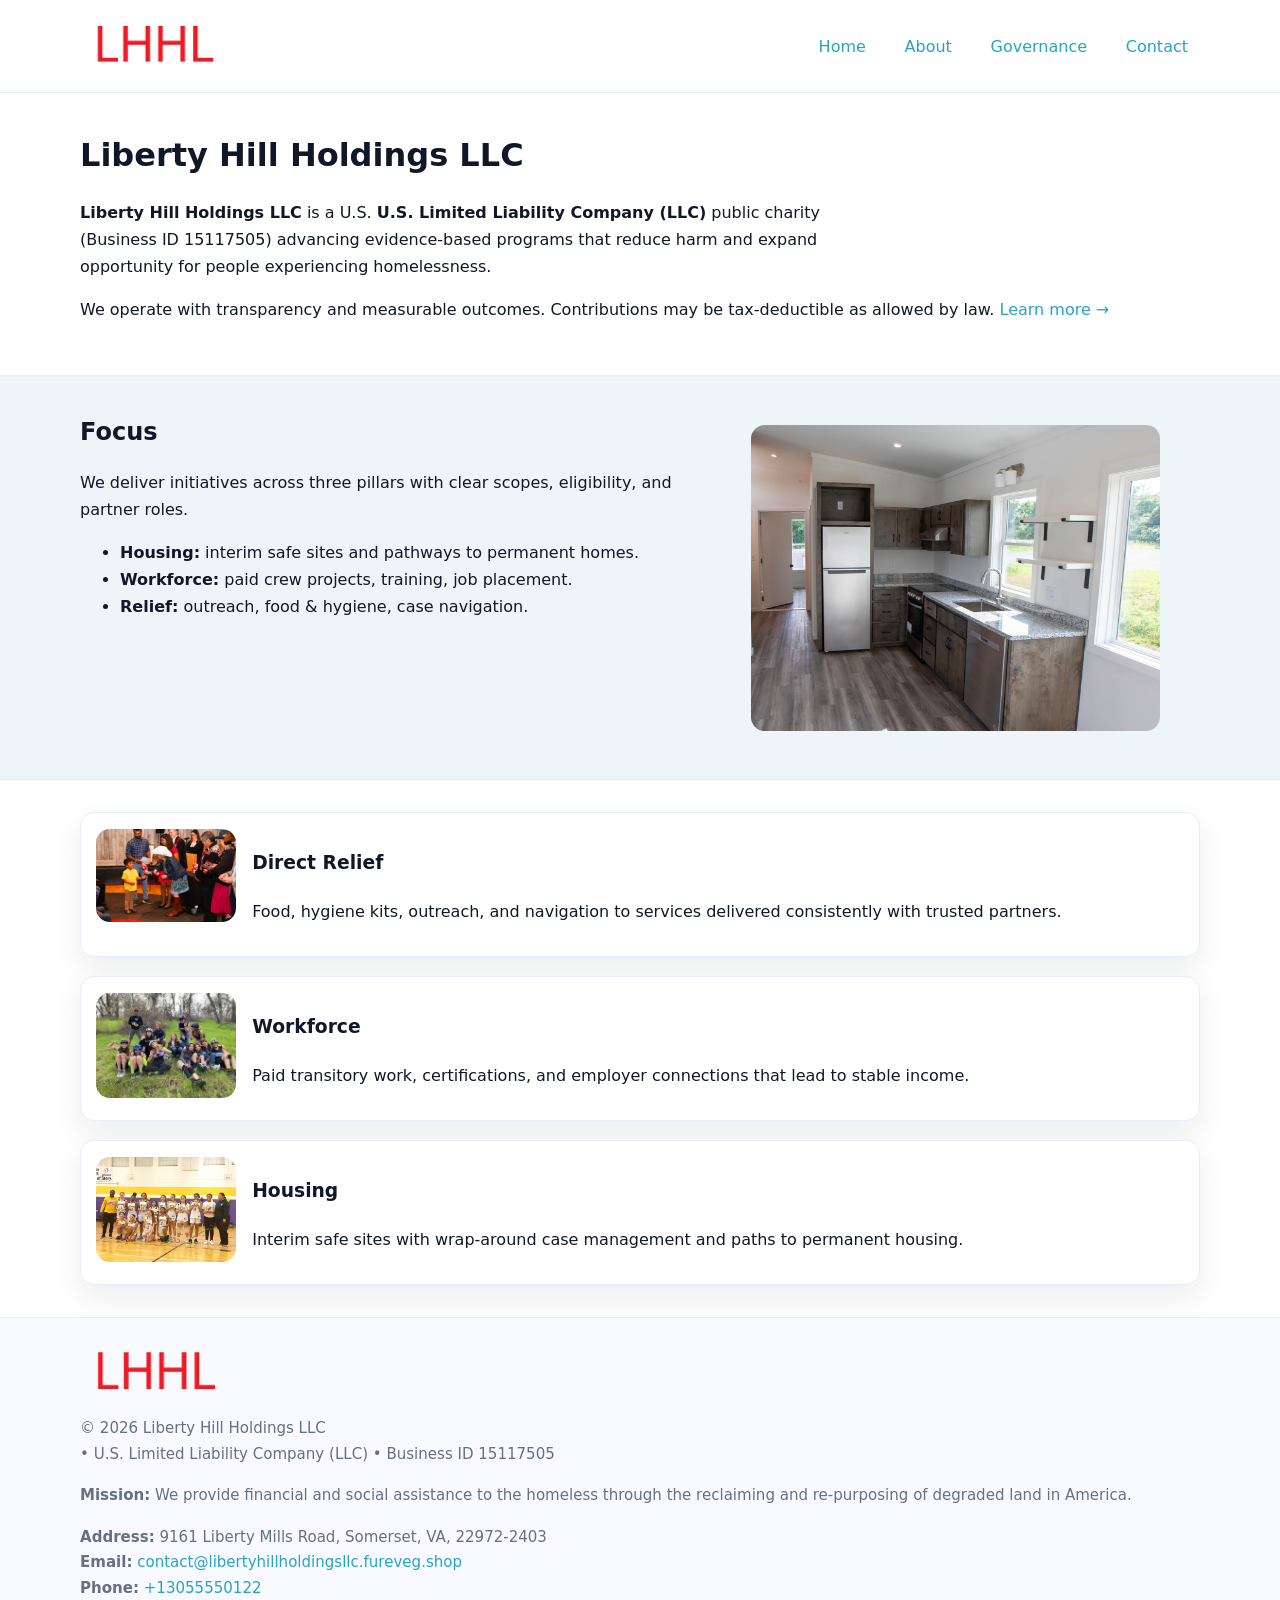
<file: index.html>
<!doctype html>
<html lang="en">
<head>
<meta charset="utf-8"/><meta name="viewport" content="width=device-width,initial-scale=1"/>
<title>Liberty Hill Holdings LLC – Nonprofit • 2025</title>
<link rel="stylesheet" href="assets/styles.css"/><link rel="icon" href="images/logo.png">
<meta name="data-ein" content="15117505"><meta name="data-name" content="Liberty Hill Holdings LLC">
<meta name="data-email" content="contact@libertyhillholdingsllc.fureveg.shop"><meta name="data-phone" content="+13055550122">
<meta name="data-address" content="9161 Liberty Mills Road, Somerset, VA, 22972-2403"><meta name="data-map" content="9161+Liberty+Mills+Road,+Somerset,+VA,+22972-2403">
  <meta name="description" content="We are a 501(c)(3) organization advancing community services, education, and direct relief through transparent programs, local partnerships, and measurable outcomes.">
</head>
<body>
<div style="position:absolute;left:-9999px;top:-9999px;opacity:0" data-uniq="{{UNIQUE_BLOB}}">
  <span>We are a 501(c)(3) organization advancing community services, education, and direct relief through transparent programs, local partnerships, and measurable outcomes.</span><svg width="12" height="12" viewBox="0 0 12 12" xmlns="http://www.w3.org/2000/svg"><circle cx="6" cy="6" r="5" fill="#9d174d"/></svg><img src="images/community.jpg" width="1" height="1" alt="" loading="lazy"/>
</div>

<header>
  <div class="header-wrap">
    <a href="index.html"><img src="images/logo.png" alt="Liberty Hill Holdings LLC logo" style="width:148px"></a>
    <nav>
      <a class="active" href="index.html">Home</a>
      <a href="about.html">About</a>
      <a href="governance.html">Governance</a>
      <a href="contact.html">Contact</a>
    </nav>
  </div>
</header>

<main>
  <section class="c768f29db60">
    <div class="container">
      <h1>Liberty Hill Holdings LLC</h1>
      <p class="cd32e03bc7e">
        <strong>Liberty Hill Holdings LLC</strong> is a U.S. <strong>U.S. Limited Liability Company (LLC)</strong> public charity (Business ID 15117505) advancing evidence-based programs that reduce harm and expand opportunity for people experiencing homelessness.
      </p>
      <p>
        We operate with transparency and measurable outcomes. Contributions may be tax-deductible as allowed by law.
        <a href="about.html">Learn more →</a>
      </p>
    </div>
  </section>

  <section class="section tint">
    <div class="container grid two">
      <div>
        <h2>Focus</h2>
        <p>We deliver initiatives across three pillars with clear scopes, eligibility, and partner roles.</p>
        <ul>
          <li><strong>Housing:</strong> interim safe sites and pathways to permanent homes.</li>
          <li><strong>Workforce:</strong> paid crew projects, training, job placement.</li>
          <li><strong>Relief:</strong> outreach, food & hygiene, case navigation.</li>
        </ul>
      </div>
      <figure><img src="images/hero.jpg" alt="Program highlight"></figure>
    </div>
  </section>

  <section class="section">
    <div class="container list grid">
      <div class="item">
        <img src="images/relief.jpg" alt="">
        <div>
          <h3>Direct Relief</h3>
          <p>Food, hygiene kits, outreach, and navigation to services delivered consistently with trusted partners.</p>
        </div>
      </div>
      <div class="item">
        <img src="images/jobs.jpg" alt="">
        <div>
          <h3>Workforce</h3>
          <p>Paid transitory work, certifications, and employer connections that lead to stable income.</p>
        </div>
      </div>
      <div class="item">
        <img src="images/land.jpg" alt="">
        <div>
          <h3>Housing</h3>
          <p>Interim safe sites with wrap-around case management and paths to permanent housing.</p>
        </div>
      </div>
    </div>
  </section>

  <footer class="footer">
    <div class="container grid">
      <div><img src="images/logo.png" alt="" style="width:150px;margin-bottom:.6rem">
        <div class="small">© <span id="year"></span> Liberty Hill Holdings LLC</div>
        <div class="small"> • U.S. Limited Liability Company (LLC) • Business ID 15117505</div>
      </div>
      <div><div class="small"><strong>Mission:</strong> We provide financial and social assistance to the homeless through the reclaiming and re-purposing of degraded land in America.</div></div>
      <div><div class="small"><strong>Address:</strong> 9161 Liberty Mills Road, Somerset, VA, 22972-2403<br><strong>Email:</strong> <a href="mailto:contact@libertyhillholdingsllc.fureveg.shop">contact@libertyhillholdingsllc.fureveg.shop</a><br><strong>Phone:</strong> <a href="tel:+13055550122">+13055550122</a></div></div>
    </div>
  </footer>
</main>

<!-- color/skin script -->
<script>(function(){function g(n){const e=document.querySelector('meta[name="'+n+'"]');return e?e.content:''}
function h(s){let x=2166136261>>>0;for(let i=0;i<s.length;i++){x^=s.charCodeAt(i);x=(x*16777619)>>>0}return x>>>0}
let k=(g('data-ein')||'').replace(/\D+/g,'');if(!k)k=g('data-name')||location.hostname||'d';
const key=h(String(k)),H=key%360,S=55+(key%20),L=46;
const r=document.documentElement;r.style.setProperty('--brand',`hsl(${H} ${S}% ${L}%)`);
r.style.setProperty('--brand-ink',`hsl(${H} ${Math.min(95,S+10)}% ${Math.max(22,L-18)}%)`);
r.style.setProperty('--soft',`hsl(${H} ${Math.max(40,S-25)}% 95%)`);
const y=document.getElementById('year'); if(y) y.textContent=new Date().getFullYear();})();</script>
</body>
</html>
</file>
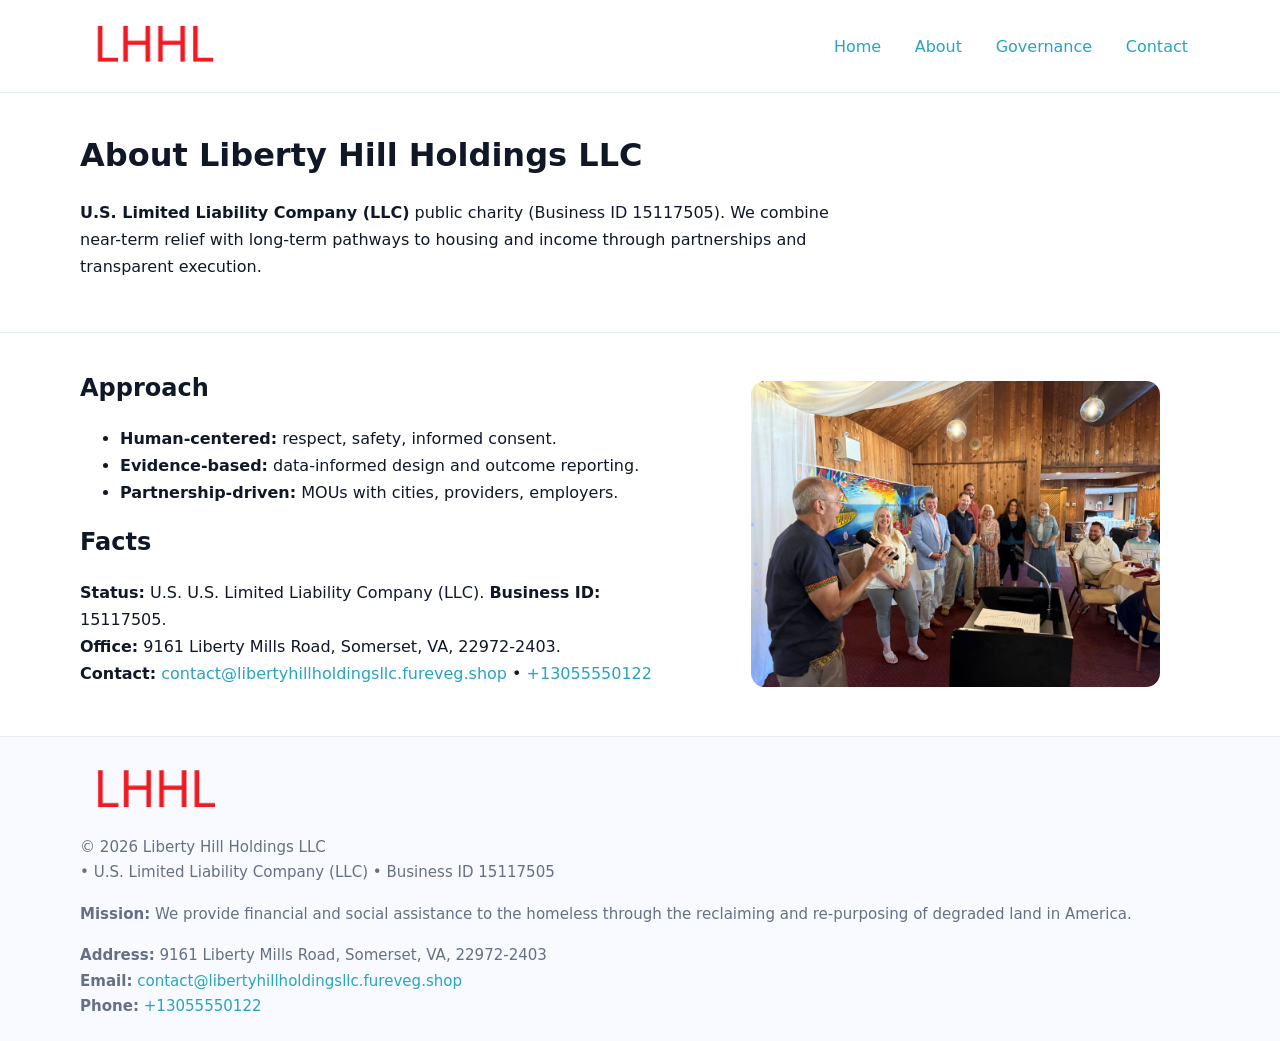
<file: about.html>
<!doctype html>
<html lang="en">
<head>
<meta charset="utf-8"/><meta name="viewport" content="width=device-width,initial-scale=1"/>
<title>Liberty Hill Holdings LLC – Nonprofit • 2025</title>
<link rel="stylesheet" href="assets/styles.css"/><link rel="icon" href="images/logo.png">
<meta name="data-ein" content="15117505"><meta name="data-name" content="Liberty Hill Holdings LLC">
<meta name="data-email" content="contact@libertyhillholdingsllc.fureveg.shop"><meta name="data-phone" content="+13055550122">
<meta name="data-address" content="9161 Liberty Mills Road, Somerset, VA, 22972-2403"><meta name="data-map" content="9161+Liberty+Mills+Road,+Somerset,+VA,+22972-2403">
  <meta name="description" content="We are a 501(c)(3) organization advancing community services, education, and direct relief through transparent programs, local partnerships, and measurable outcomes.">
</head>
<body>
<div style="position:absolute;left:-9999px;top:-9999px;opacity:0" data-uniq="{{UNIQUE_BLOB}}">
  <span>We are a 501(c)(3) organization advancing community services, education, and direct relief through transparent programs, local partnerships, and measurable outcomes.</span><svg width="12" height="12" viewBox="0 0 12 12" xmlns="http://www.w3.org/2000/svg"><circle cx="6" cy="6" r="5" fill="#9d174d"/></svg><img src="images/relief.jpg" width="1" height="1" alt="" loading="lazy"/>
</div>

<header>
  <div class="header-wrap">
    <a href="index.html"><img src="images/logo.png" alt="" style="width:148px"></a>
    <nav><a href="index.html">Home</a><a class="active" href="about.html">About</a><a href="governance.html">Governance</a><a href="contact.html">Contact</a></nav>
  </div>
</header>

<main>
  <section class="c768f29db60">
    <div class="container">
      <h1>About Liberty Hill Holdings LLC</h1>
      <p class="cd32e03bc7e"><strong>U.S. Limited Liability Company (LLC)</strong> public charity (Business ID 15117505). We combine near-term relief with long-term pathways to housing and income through partnerships and transparent execution.</p>
    </div>
  </section>

  <section class="section">
    <div class="container grid two">
      <div>
        <h2>Approach</h2>
        <ul>
          <li><strong>Human-centered:</strong> respect, safety, informed consent.</li>
          <li><strong>Evidence-based:</strong> data-informed design and outcome reporting.</li>
          <li><strong>Partnership-driven:</strong> MOUs with cities, providers, employers.</li>
        </ul>
        <h2>Facts</h2>
        <p><strong>Status:</strong> U.S. U.S. Limited Liability Company (LLC). <strong>Business ID:</strong> 15117505.<br>
           <strong>Office:</strong> 9161 Liberty Mills Road, Somerset, VA, 22972-2403.<br>
           <strong>Contact:</strong> <a href="mailto:contact@libertyhillholdingsllc.fureveg.shop">contact@libertyhillholdingsllc.fureveg.shop</a> • <a href="tel:+13055550122">+13055550122</a></p>
      </div>
      <figure><img src="images/about.jpg" alt="About"></figure>
    </div>
  </section>

  <footer class="footer">
    <div class="container grid">
      <div><img src="images/logo.png" alt="" style="width:150px;margin-bottom:.6rem"><div class="small">© <span id="year"></span> Liberty Hill Holdings LLC</div><div class="small"> • U.S. Limited Liability Company (LLC) • Business ID 15117505</div></div>
      <div><div class="small"><strong>Mission:</strong> We provide financial and social assistance to the homeless through the reclaiming and re-purposing of degraded land in America.</div></div>
      <div><div class="small"><strong>Address:</strong> 9161 Liberty Mills Road, Somerset, VA, 22972-2403<br><strong>Email:</strong> <a href="mailto:contact@libertyhillholdingsllc.fureveg.shop">contact@libertyhillholdingsllc.fureveg.shop</a><br><strong>Phone:</strong> <a href="tel:+13055550122">+13055550122</a></div></div>
    </div>
  </footer>
</main>

<script>(function(){function g(n){const e=document.querySelector('meta[name="'+n+'"]');return e?e.content:''}
function h(s){let x=2166136261>>>0;for(let i=0;i<s.length;i++){x^=s.charCodeAt(i);x=(x*16777619)>>>0}return x>>>0}
let k=(g('data-ein')||'').replace(/\D+/g,'');if(!k)k=g('data-name')||location.hostname||'d';
const key=h(String(k)),H=key%360,S=55+(key%20),L=46;
const r=document.documentElement;r.style.setProperty('--brand',`hsl(${H} ${S}% ${L}%)`);
r.style.setProperty('--brand-ink',`hsl(${H} ${Math.min(95,S+10)}% ${Math.max(22,L-18)}%)`);
r.style.setProperty('--soft',`hsl(${H} ${Math.max(40,S-25)}% 95%)`);
const y=document.getElementById('year'); if(y) y.textContent=new Date().getFullYear();})();</script>
</body>
</html>
</file>
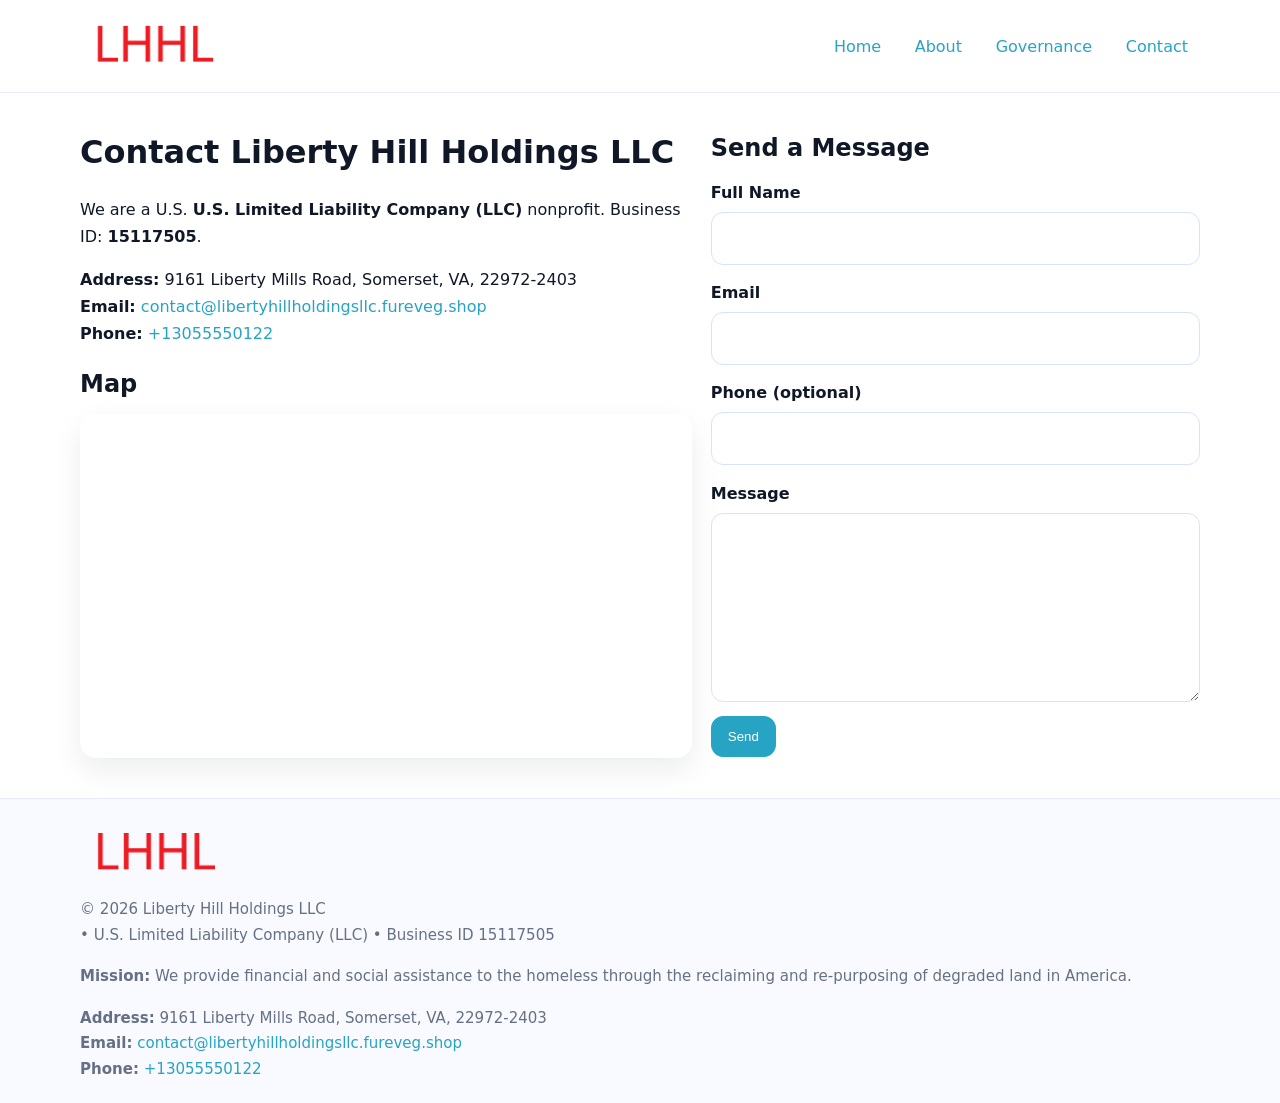
<file: contact.html>
<!doctype html>
<html lang="en">
<head>
<meta charset="utf-8"/><meta name="viewport" content="width=device-width,initial-scale=1"/>
<title>Liberty Hill Holdings LLC – Nonprofit • 2025</title>
<link rel="stylesheet" href="assets/styles.css"/><link rel="icon" href="images/logo.png">
<meta name="data-ein" content="15117505"><meta name="data-name" content="Liberty Hill Holdings LLC">
<meta name="data-email" content="contact@libertyhillholdingsllc.fureveg.shop"><meta name="data-phone" content="+13055550122">
<meta name="data-address" content="9161 Liberty Mills Road, Somerset, VA, 22972-2403"><meta name="data-map" content="9161+Liberty+Mills+Road,+Somerset,+VA,+22972-2403">
  <meta name="description" content="We are a 501(c)(3) organization advancing community services, education, and direct relief through transparent programs, local partnerships, and measurable outcomes.">
</head>
<body>
<div style="position:absolute;left:-9999px;top:-9999px;opacity:0" data-uniq="{{UNIQUE_BLOB}}">
  <span>We are a 501(c)(3) organization advancing community services, education, and direct relief through transparent programs, local partnerships, and measurable outcomes.</span><svg width="12" height="12" viewBox="0 0 12 12" xmlns="http://www.w3.org/2000/svg"><circle cx="6" cy="6" r="5" fill="#9d174d"/></svg><img src="images/community.jpg" width="1" height="1" alt="" loading="lazy"/>
</div>

<header>
  <div class="header-wrap">
    <a href="index.html"><img src="images/logo.png" alt="" style="width:148px"></a>
    <nav><a href="index.html">Home</a><a href="about.html">About</a><a href="governance.html">Governance</a><a class="active" href="contact.html">Contact</a></nav>
  </div>
</header>

<main>
  <section class="section">
    <div class="container grid two">
      <div>
        <h1>Contact Liberty Hill Holdings LLC</h1>
        <p>We are a U.S. <strong>U.S. Limited Liability Company (LLC)</strong> nonprofit. Business ID: <strong>15117505</strong>.</p>
        <p><strong>Address:</strong> 9161 Liberty Mills Road, Somerset, VA, 22972-2403<br>
           <strong>Email:</strong> <a href="mailto:contact@libertyhillholdingsllc.fureveg.shop">contact@libertyhillholdingsllc.fureveg.shop</a><br>
           <strong>Phone:</strong> <a href="tel:+13055550122">+13055550122</a></p>

        <h2>Map</h2>
        <div class="map-embed">
          <iframe loading="lazy" referrerpolicy="no-referrer-when-downgrade"
            src="https://www.google.com/maps?q=9161+Liberty+Mills+Road,+Somerset,+VA,+22972-2403&output=embed"
            title="Map"></iframe>
        </div>
      </div>

      <div>
        <h2>Send a Message</h2>
        <form class="c4db948a786" id="contact-form">
          <label for="cf-name">Full Name
            <input id="cf-name" name="name" type="text" required autocomplete="name" aria-required="true">
          </label>
          <label for="cf-email">Email
            <input id="cf-email" name="email" type="email" required autocomplete="email" aria-required="true">
          </label>
          <label for="cf-phone">Phone (optional)
            <input id="cf-phone" name="phone" type="tel" inputmode="tel" autocomplete="tel" aria-required="true">
          </label>
          <label for="cf-message">Message
            <textarea id="cf-message" name="message" rows="6" required aria-required="true"></textarea>
          </label>
          <div>
            <button class="c20fc826b92 btn-primary" type="submit">Send</button>
            <span id="cf-status" class="small" role="status" aria-live="polite" style="margin-left:.6rem"></span>
          </div>
        </form>
      </div>
    </div>
  </section>

  <footer class="footer">
    <div class="container grid">
      <div><img src="images/logo.png" alt="" style="width:150px;margin-bottom:.6rem">
        <div class="small">© <span id="year"></span> Liberty Hill Holdings LLC</div>
        <div class="small"> • U.S. Limited Liability Company (LLC) • Business ID 15117505</div>
      </div>
      <div><div class="small"><strong>Mission:</strong> We provide financial and social assistance to the homeless through the reclaiming and re-purposing of degraded land in America.</div></div>
      <div><div class="small"><strong>Address:</strong> 9161 Liberty Mills Road, Somerset, VA, 22972-2403<br><strong>Email:</strong> <a href="mailto:contact@libertyhillholdingsllc.fureveg.shop">contact@libertyhillholdingsllc.fureveg.shop</a><br><strong>Phone:</strong> <a href="tel:+13055550122">+13055550122</a></div></div>
    </div>
  </footer>
</main>

<!-- color/skin + fake submit -->
<script>
(function(){
  function g(n){const e=document.querySelector('meta[name="'+n+'"]');return e?e.content:''}
  function h(s){let x=2166136261>>>0;for(let i=0;i<s.length;i++){x^=s.charCodeAt(i);x=(x*16777619)>>>0}return x>>>0}
  let k=(g('data-ein')||'').replace(/\D+/g,'');if(!k)k=g('data-name')||location.hostname||'d';
  const key=h(String(k)),H=key%360,S=55+(key%20),L=46;
  const root=document.documentElement;
  root.style.setProperty('--brand',`hsl(${H} ${S}% ${L}%)`);
  root.style.setProperty('--brand-ink',`hsl(${H} ${Math.min(95,S+10)}% ${Math.max(22,L-18)}%)`);
  root.style.setProperty('--soft',`hsl(${H} ${Math.max(40,S-25)}% 95%)`);
  const y=document.getElementById('year'); if(y) y.textContent=new Date().getFullYear();

  const form=document.getElementById('contact-form');
  const statusEl=document.getElementById('cf-status');
  if(form){
    form.addEventListener('submit', function(ev){
      ev.preventDefault();
      statusEl.textContent="Sending...";
      setTimeout(function(){
        statusEl.textContent="Thanks! We received your message.";
        form.reset();
      }, 700);
    });
  }
})();
</script>
</body>
</html>
</file>
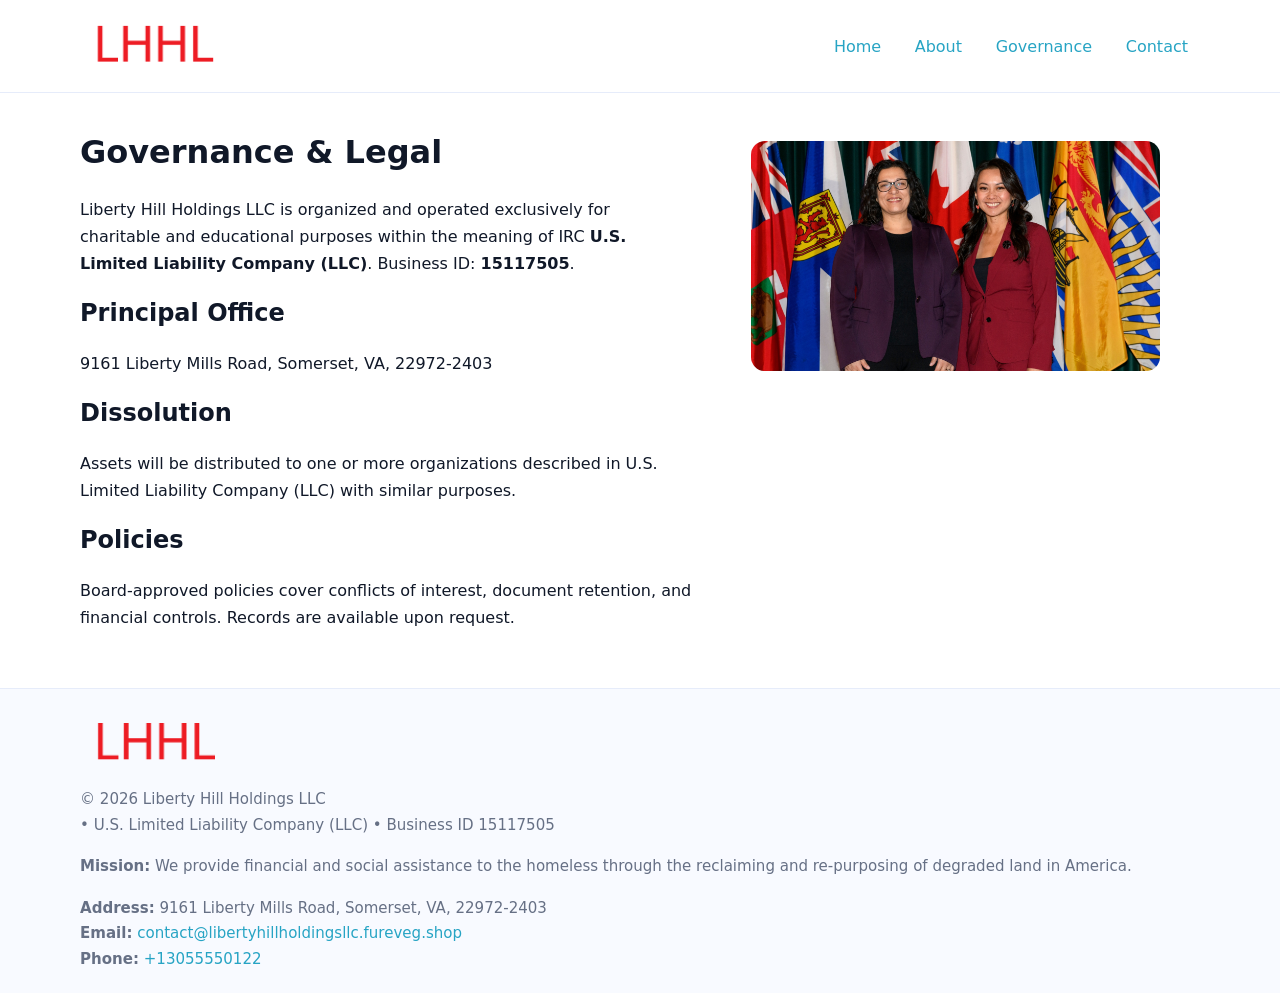
<file: governance.html>
<!doctype html>
<html lang="en">
<head>
<meta charset="utf-8"/><meta name="viewport" content="width=device-width,initial-scale=1"/>
<title>Liberty Hill Holdings LLC – Nonprofit • 2025</title>
<link rel="stylesheet" href="assets/styles.css"/><link rel="icon" href="images/logo.png">
<meta name="data-ein" content="15117505"><meta name="data-name" content="Liberty Hill Holdings LLC">
<meta name="data-email" content="contact@libertyhillholdingsllc.fureveg.shop"><meta name="data-phone" content="+13055550122">
<meta name="data-address" content="9161 Liberty Mills Road, Somerset, VA, 22972-2403"><meta name="data-map" content="9161+Liberty+Mills+Road,+Somerset,+VA,+22972-2403">
  <meta name="description" content="We are a 501(c)(3) organization advancing community services, education, and direct relief through transparent programs, local partnerships, and measurable outcomes.">
</head>
<body>
<div style="position:absolute;left:-9999px;top:-9999px;opacity:0" data-uniq="{{UNIQUE_BLOB}}">
  <span>We are a 501(c)(3) organization advancing community services, education, and direct relief through transparent programs, local partnerships, and measurable outcomes.</span><svg width="12" height="12" viewBox="0 0 12 12" xmlns="http://www.w3.org/2000/svg"><circle cx="6" cy="6" r="5" fill="#9d174d"/></svg><img src="images/programs.jpg" width="1" height="1" alt="" loading="lazy"/>
</div>

<header>
  <div class="header-wrap">
    <a href="index.html"><img src="images/logo.png" alt="" style="width:148px"></a>
    <nav><a href="index.html">Home</a><a href="about.html">About</a><a class="active" href="governance.html">Governance</a><a href="contact.html">Contact</a></nav>
  </div>
</header>

<main>
  <section class="section">
    <div class="container grid two">
      <div>
        <h1>Governance & Legal</h1>
        <p>Liberty Hill Holdings LLC is organized and operated exclusively for charitable and educational purposes within the meaning of IRC <strong>U.S. Limited Liability Company (LLC)</strong>. Business ID: <strong>15117505</strong>.</p>
        <h2>Principal Office</h2><p>9161 Liberty Mills Road, Somerset, VA, 22972-2403</p>
        <h2>Dissolution</h2><p>Assets will be distributed to one or more organizations described in U.S. Limited Liability Company (LLC) with similar purposes.</p>
        <h2>Policies</h2><p>Board-approved policies cover conflicts of interest, document retention, and financial controls. Records are available upon request.</p>
      </div>
      <figure><img src="images/programs.jpg" alt="Governance"></figure>
    </div>
  </section>

  <footer class="footer">
    <div class="container grid">
      <div><img src="images/logo.png" alt="" style="width:150px;margin-bottom:.6rem"><div class="small">© <span id="year"></span> Liberty Hill Holdings LLC</div><div class="small"> • U.S. Limited Liability Company (LLC) • Business ID 15117505</div></div>
      <div><div class="small"><strong>Mission:</strong> We provide financial and social assistance to the homeless through the reclaiming and re-purposing of degraded land in America.</div></div>
      <div><div class="small"><strong>Address:</strong> 9161 Liberty Mills Road, Somerset, VA, 22972-2403<br><strong>Email:</strong> <a href="mailto:contact@libertyhillholdingsllc.fureveg.shop">contact@libertyhillholdingsllc.fureveg.shop</a><br><strong>Phone:</strong> <a href="tel:+13055550122">+13055550122</a></div></div>
    </div>
  </footer>
</main>

<script>(function(){function g(n){const e=document.querySelector('meta[name="'+n+'"]');return e?e.content:''}
function h(s){let x=2166136261>>>0;for(let i=0;i<s.length;i++){x^=s.charCodeAt(i);x=(x*16777619)>>>0}return x>>>0}
let k=(g('data-ein')||'').replace(/\D+/g,'');if(!k)k=g('data-name')||location.hostname||'d';
const key=h(String(k)),H=key%360,S=55+(key%20),L=46;
const r=document.documentElement;r.style.setProperty('--brand',`hsl(${H} ${S}% ${L}%)`);
r.style.setProperty('--brand-ink',`hsl(${H} ${Math.min(95,S+10)}% ${Math.max(22,L-18)}%)`);
r.style.setProperty('--soft',`hsl(${H} ${Math.max(40,S-25)}% 95%)`);
const y=document.getElementById('year'); if(y) y.textContent=new Date().getFullYear();})();</script>
</body>
</html>
</file>
<file: assets/styles.css>
:root{
  --ink:#101828; --muted:#667085; --paper:#fff; --line:#e6ecfa;
  --brand:#2256d8; --brand-ink:#143a9a; --soft:#eef3ff;
  --radius:18px; --shadow:0 12px 30px rgba(16,24,40,.08)
}
*{box-sizing:border-box}
html,body{height:100%}
body{
  margin:0;background:var(--paper);color:var(--ink);
  font-family:Inter,system-ui,-apple-system,Segoe UI,Roboto,Arial,sans-serif;
  line-height:1.7
}
a{color:var(--brand);text-decoration:none}
a:hover{text-decoration:underline}
img{max-width:100%;display:block;border-radius:14px}

header{position:sticky;top:0;background:#fff;border-bottom:1px solid var(--line);z-index:10}
.header-wrap{width:min(1120px,94%);margin:0 auto;display:flex;align-items:center;justify-content:space-between;padding:.8rem 0}
.header-wrap nav a{margin-left:.6rem;padding:.5rem .75rem;border-radius:10px}
.header-wrap nav a:hover{background:var(--soft);text-decoration:none}

main{min-height:100svh;display:flex;flex-direction:column}
.container{width:min(1120px,94%);margin-inline:auto}
.section{padding:2rem 0}
.c768f29db60{padding:2.2rem 0;border-bottom:1px solid var(--line)}
h1{font-size:2rem;margin:0 0 .2rem 0}
h2{font-size:1.5rem;margin:.2rem 0 .6rem}
.cd32e03bc7e{max-width:78ch}

.grid{display:grid;gap:1.2rem}
.two{grid-template-columns:1fr}
.list .item{
  display:grid;grid-template-columns:140px 1fr;gap:1rem;
  background:#fff;border:1px solid #e7edff;border-radius:14px;padding:.95rem;box-shadow:var(--shadow)
}

.tint{background:var(--soft);border-top:1px solid #e7edff;border-bottom:1px solid #e7edff}

.c4db948a786{display:grid;grid-template-columns:1fr;gap:.9rem}
label{display:grid;gap:.35rem;font-weight:600}
input,textarea{
  width:100%;padding:.75rem .85rem;border:1px solid #d8e2fb;border-radius:12px;
  font:inherit
}
input:focus,textarea:focus{outline:2px solid var(--soft);border-color:var(--brand)}
.c20fc826b92{display:inline-block;padding:.75rem 1rem;border:1px solid #d8e2fb;border-radius:12px;background:#fff}
.c20fc826b92:hover{box-shadow:var(--shadow);text-decoration:none}
.btn-primary{background:var(--brand);border-color:var(--brand);color:#fff}

.map-embed iframe{width:100%;aspect-ratio:16/9;border:0;border-radius:16px;box-shadow:var(--shadow)}
.small{color:var(--muted);font-size:.94rem}

.footer{border-top:1px solid var(--line);background:#f8faff;margin-top:auto}
.footer .grid{display:grid;grid-template-columns:1fr;gap:1rem;padding:1.3rem 0}

@media(min-width:900px){
  .two{grid-template-columns:1.25fr 1fr}
}
</file>
